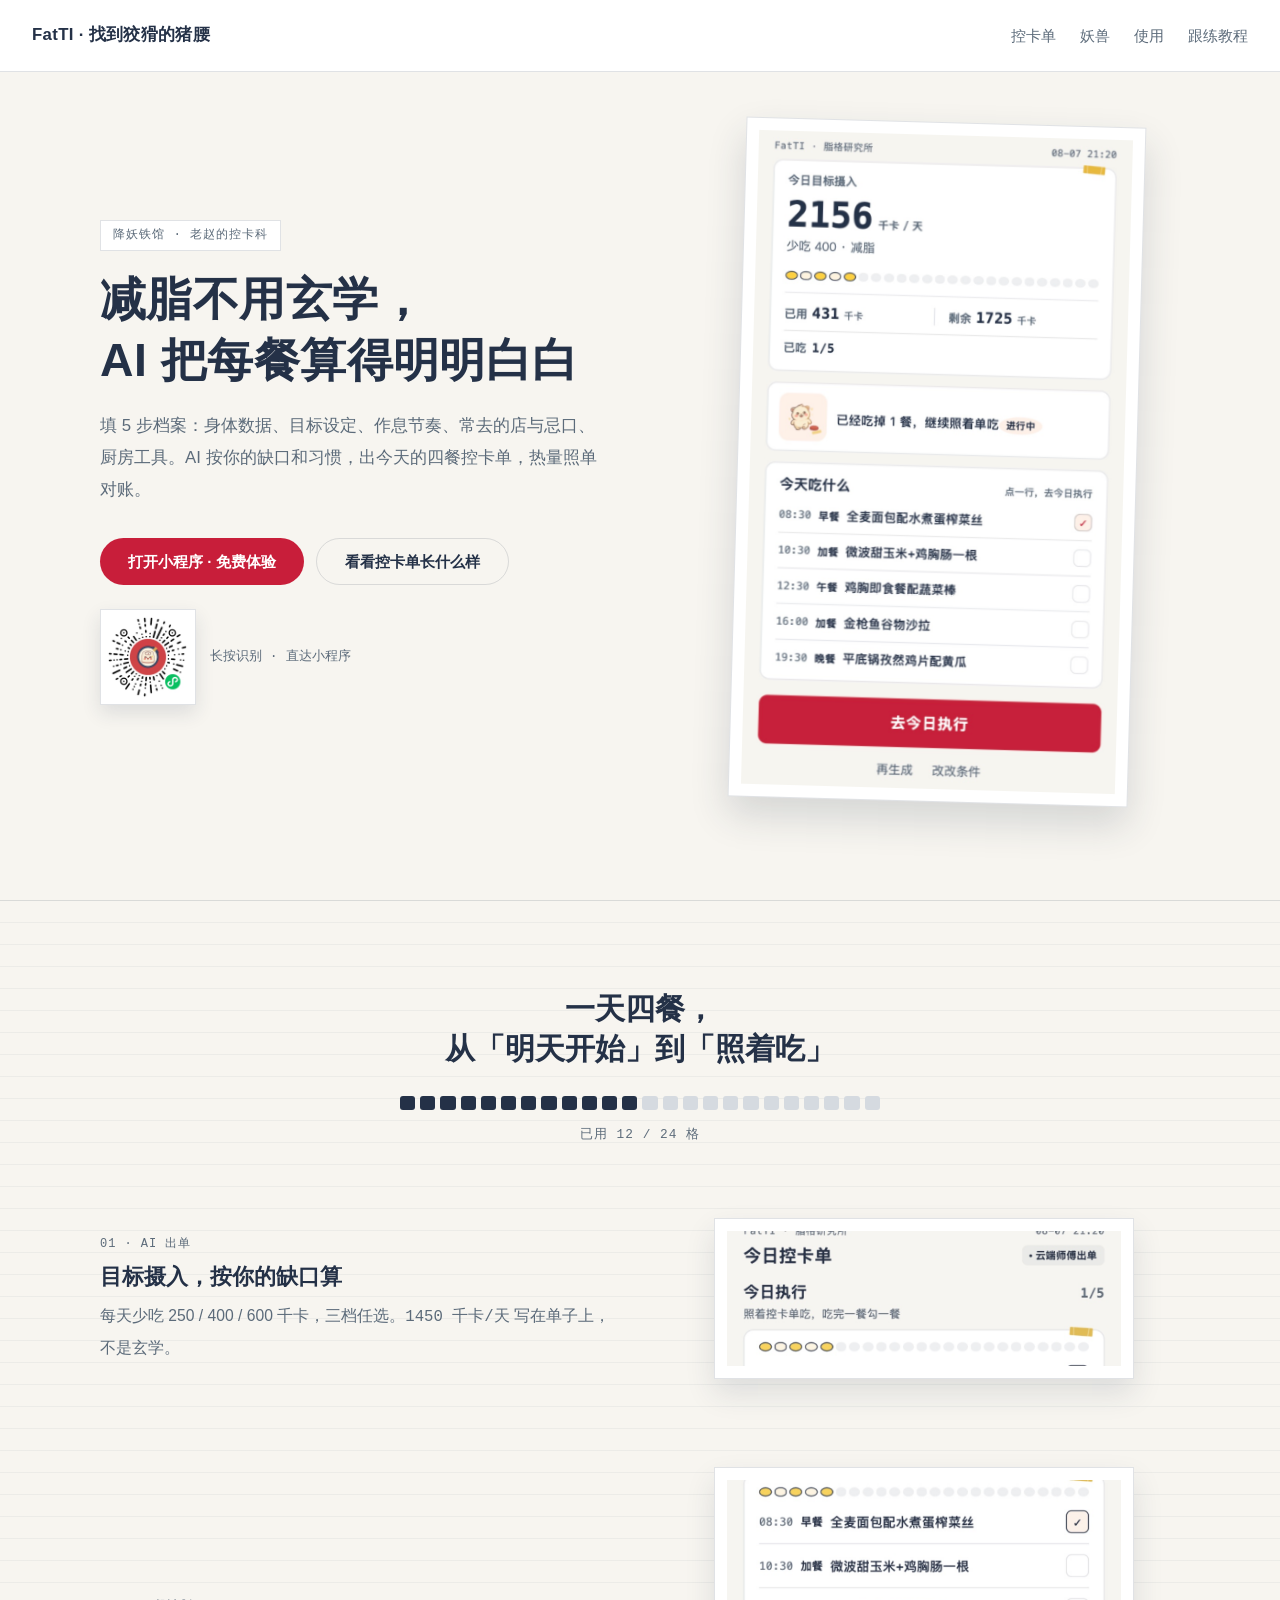
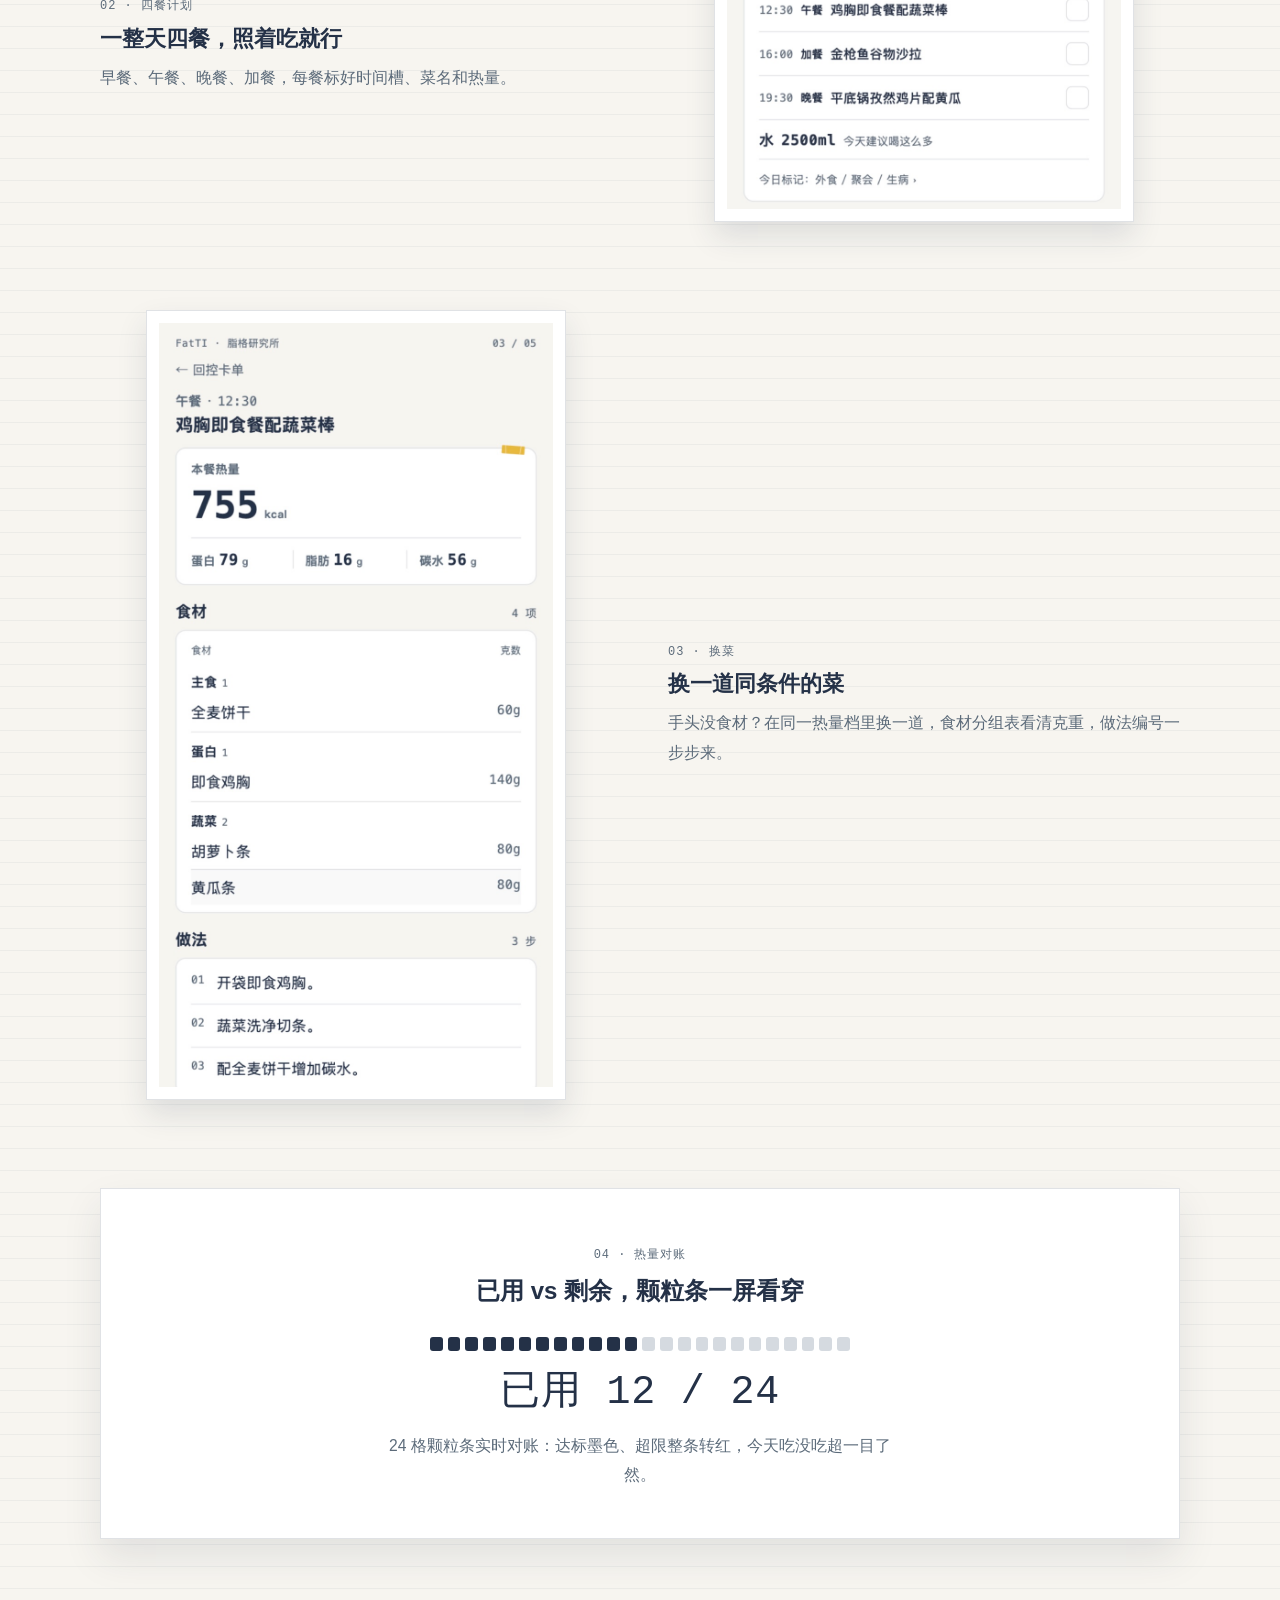
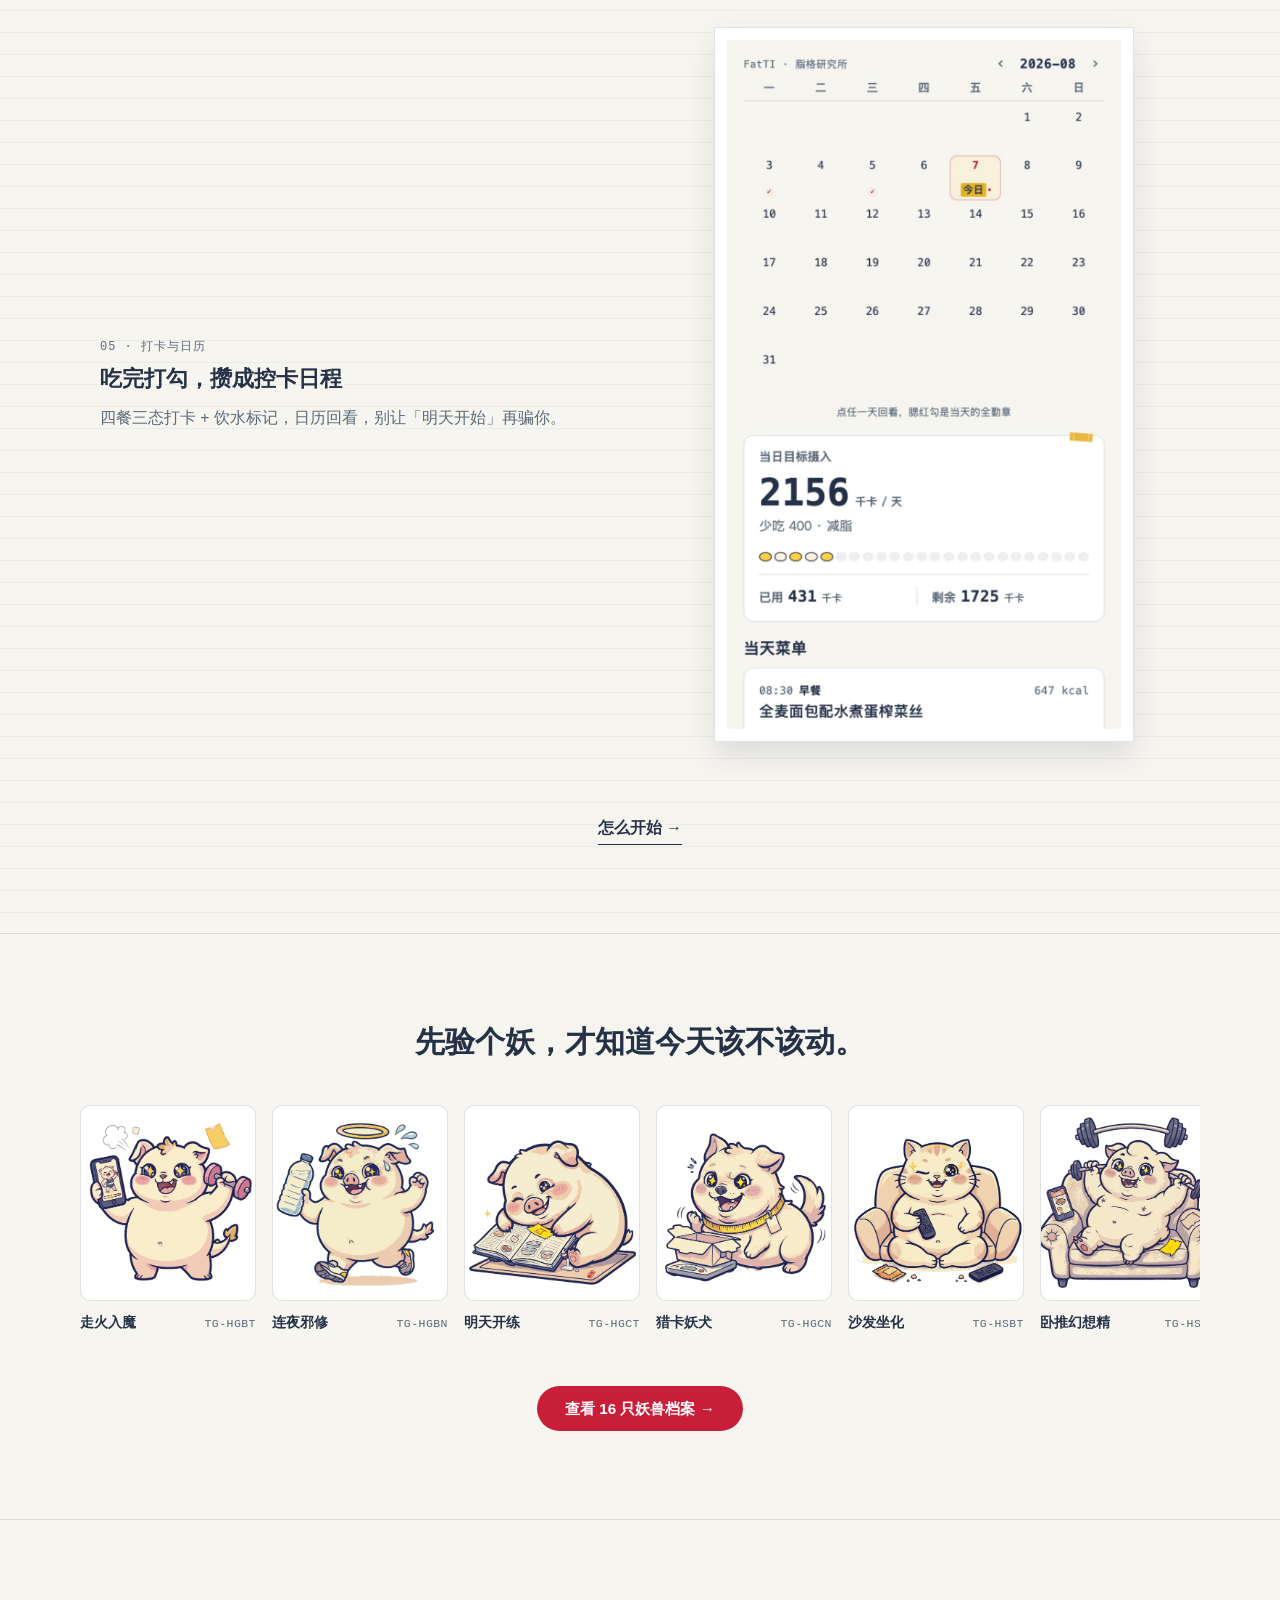
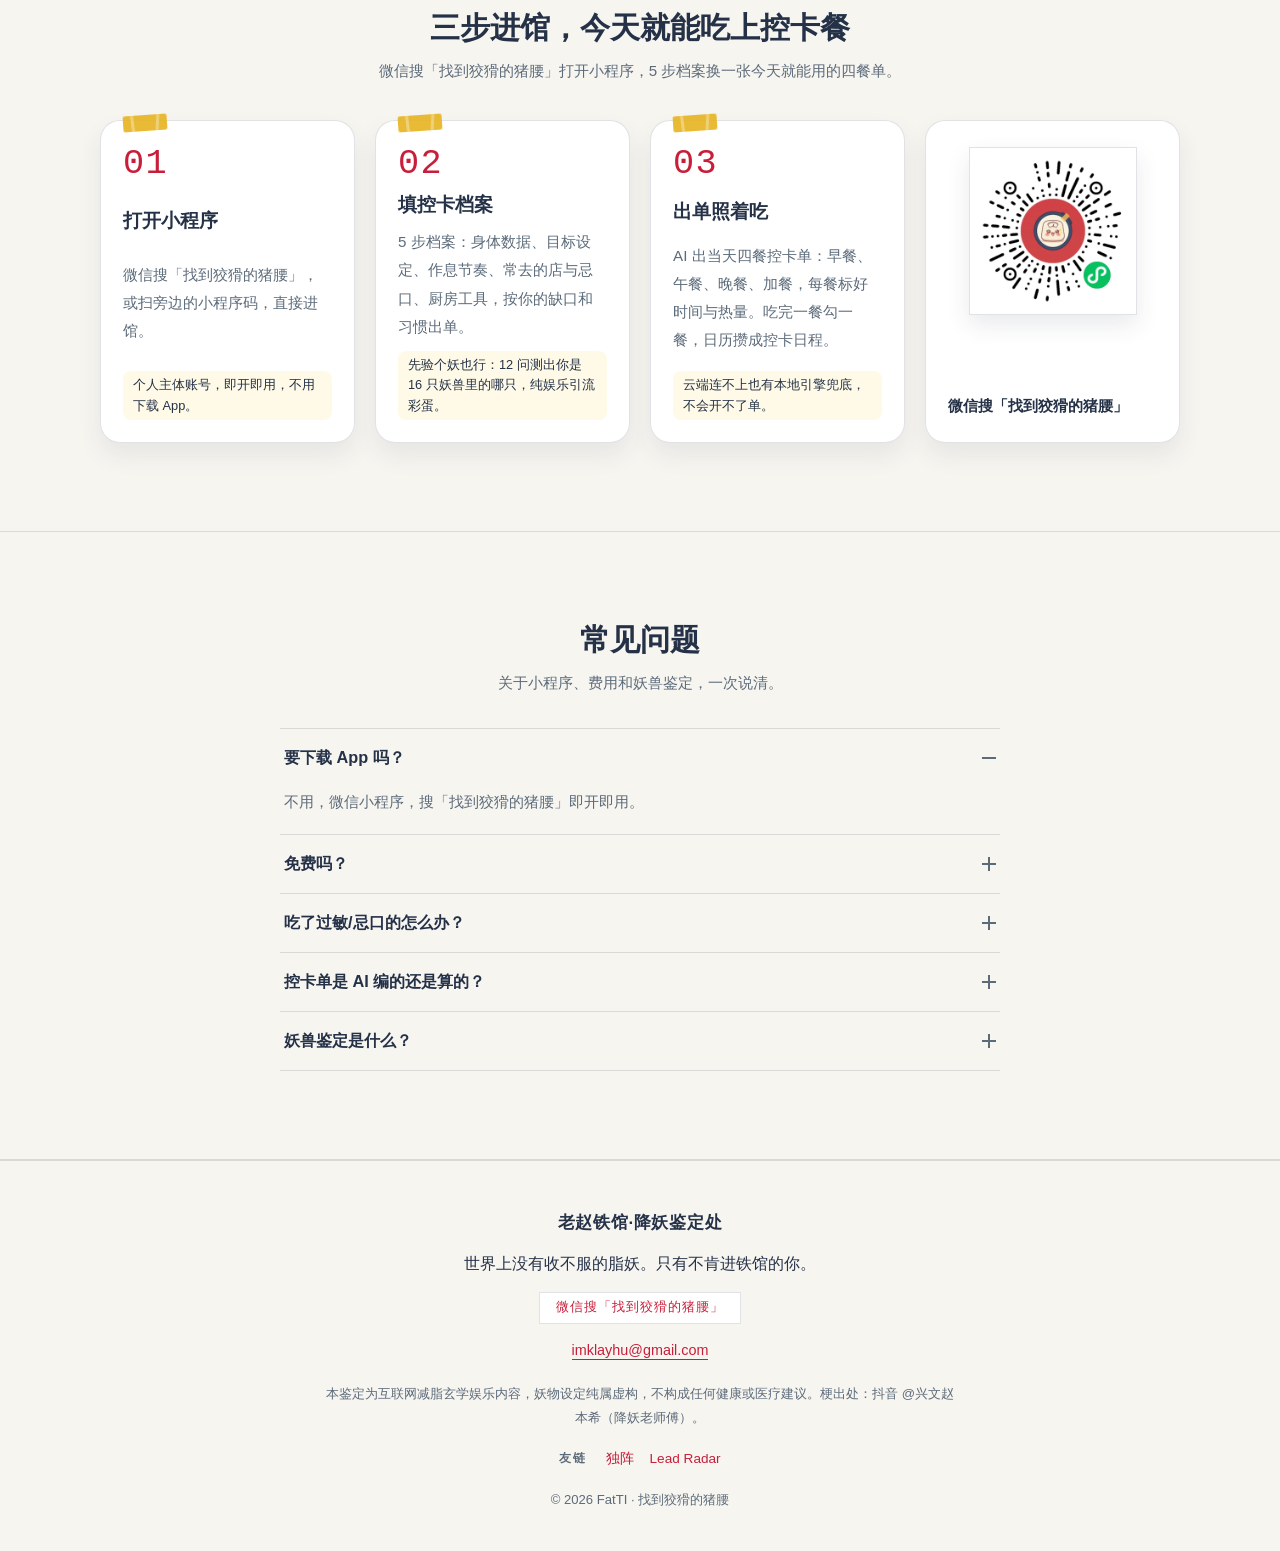
<file: index.html>
<!DOCTYPE html>
<html lang="zh-CN">
<head>
  <meta charset="UTF-8">
  <meta name="viewport" content="width=device-width, initial-scale=1">
  <title>找到狡猾的猪腰 · 控卡减脂小程序</title>
  <meta name="description" content="填 5 步档案，AI 出当天四餐控卡单。微信搜「找到狡猾的猪腰」免费体验。">
  <link rel="icon" href="assets/favicon.svg" type="image/svg+xml">
  <link rel="icon" href="assets/favicon.ico" sizes="48x48">
  <link rel="apple-touch-icon" href="assets/favicon-180.png">
  <link rel="stylesheet" href="css/main.css">
</head>
<body>
  <a class="skip-link" href="#ration">跳到主要内容</a>

  <header class="nav">
    <a class="nav__brand" href="#">FatTI · 找到狡猾的猪腰</a>
    <nav class="nav__links" aria-label="主导航">
      <a href="#ration">控卡单</a>
      <a href="#beasts">妖兽</a>
      <a href="#howto">使用</a>
      <a href="tutorial.html">跟练教程</a>
    </nav>
  </header>

  <main>
    <section id="hero" class="hero" aria-label="找到狡猾的猪腰介绍">
      <div class="container hero__inner">
        <div class="hero__copy">
          <p class="hero__eyebrow">降妖铁馆 · 老赵的控卡科</p>
          <h1>减脂不用玄学，<br>AI 把每餐算得明明白白</h1>
          <p class="hero__sub">填 5 步档案：身体数据、目标设定、作息节奏、常去的店与忌口、厨房工具。AI 按你的缺口和习惯，出今天的四餐控卡单，热量照单对账。</p>
          <div class="hero__ctas">
            <a class="btn btn--primary" href="#howto">打开小程序 · 免费体验</a>
            <a class="btn btn--ghost" href="#ration">看看控卡单长什么样</a>
          </div>
          <div class="hero__qr" role="img" aria-label="找到狡猾的猪腰小程序码">
            <img src="assets/mp-qrcode.jpg" alt="找到狡猾的猪腰小程序码" loading="lazy">
            <p class="hero__qr-hint mono">长按识别 · 直达小程序</p>
          </div>
        </div>
        <div class="hero__shot">
          <img src="assets/shots/shot-hero.jpg" alt="找到狡猾的猪腰控卡单界面截图" loading="eager">
        </div>
      </div>
    </section>

    <!-- ===== 控卡单（T4 实现）=====
         #ration：当日控卡单交互区。顶部为热量颗粒条 Signature（js/granule.js 渲染
         24 格，滚入逐格填充），下接 5 大功能点：功能点 1/2/5 左文右图、功能点 3
         右文左图、功能点 4 全宽居中独白块，避免 3 连 zigzag。
         截图先用现有图占位，img[data-shot] 标注 T7 目标截图名。 -->
    <section id="ration" class="section ration" aria-label="控卡单">
      <div class="container">
        <div class="ration__head">
          <h2>一天四餐，<br>从「明天开始」到「照着吃」</h2>
          <div class="granule granule--signature" id="granule" data-budget="24" data-used="12" role="img" aria-label="热量颗粒条：24 格代表全天热量，已用 12 格墨色填充，剩余 12 格灰色"></div>
          <p class="ration__note mono">已用 12 / 24 格</p>
        </div>

        <div class="features">
          <!-- 功能点 1 · AI 出单：左文右图 -->
          <article class="feature feature--text-left">
            <div class="feature__copy">
              <p class="feature__kicker mono">01 · AI 出单</p>
              <h3>目标摄入，按你的缺口算</h3>
              <p class="feature__desc">每天少吃 250 / 400 / 600 千卡，三档任选。<span class="mono">1450 千卡/天</span> 写在单子上，不是玄学。</p>
            </div>
            <figure class="feature__shot">
              <img src="assets/shots/shot-plan-top.jpg" alt="控卡单计划页：今日目标摄入与四餐打卡面板" data-shot="shot-plan-top.png" loading="lazy">
            </figure>
          </article>

          <!-- 功能点 2 · 四餐计划：左文右图 -->
          <article class="feature feature--text-left">
            <div class="feature__copy">
              <p class="feature__kicker mono">02 · 四餐计划</p>
              <h3>一整天四餐，照着吃就行</h3>
              <p class="feature__desc">早餐、午餐、晚餐、加餐，每餐标好时间槽、菜名和热量。</p>
            </div>
            <figure class="feature__shot">
              <img src="assets/shots/shot-plan-meals.jpg" alt="控卡单计划页：今日执行五餐打卡面板" data-shot="shot-plan-meals.png" loading="lazy">
            </figure>
          </article>

          <!-- 功能点 3 · 换菜：右文左图 -->
          <article class="feature feature--text-right">
            <div class="feature__copy">
              <p class="feature__kicker mono">03 · 换菜</p>
              <h3>换一道同条件的菜</h3>
              <p class="feature__desc">手头没食材？在同一热量档里换一道，食材分组表看清克重，做法编号一步步来。</p>
            </div>
            <figure class="feature__shot">
              <img src="assets/shots/shot-meal.jpg" alt="餐次详情页：食材分组表与克重" data-shot="shot-meal.png" loading="lazy">
            </figure>
          </article>

          <!-- 功能 4：使用在线颗粒条动态展示（已批准替代截图 shot-granule.png，T7 不为此功能截图） -->
          <article class="feature feature--monologue">
            <p class="feature__kicker mono">04 · 热量对账</p>
            <h3>已用 vs 剩余，颗粒条一屏看穿</h3>
            <div class="granule feature__granule" data-budget="24" data-used="12" role="img" aria-label="热量颗粒条：24 格代表全天热量，已用 12 格墨色填充，剩余 12 格灰色"></div>
            <p class="feature__mono mono">已用 12 / 24</p>
            <p class="feature__desc">24 格颗粒条实时对账：达标墨色、超限整条转红，今天吃没吃超一目了然。</p>
          </article>

          <!-- 功能点 5 · 打卡与日历：左文右图 -->
          <article class="feature feature--text-left">
            <div class="feature__copy">
              <p class="feature__kicker mono">05 · 打卡与日历</p>
              <h3>吃完打勾，攒成控卡日程</h3>
              <p class="feature__desc">四餐三态打卡 + 饮水标记，日历回看，别让「明天开始」再骗你。</p>
            </div>
            <figure class="feature__shot">
              <img src="assets/shots/shot-calendar.jpg" alt="日程页：日历打卡回看" data-shot="shot-calendar.png" loading="lazy">
            </figure>
          </article>
        </div>

        <p class="ration__more"><a href="#howto">怎么开始 →</a></p>
      </div>
    </section>

    <!-- ===== 妖兽（T5 实现）=====
         #beasts：16 只脂妖通缉卡司墙，一笔带过。js/beasts.js 的 renderBeasts()
         渲染 assets/beasts/persona-{CODE}.png 小卡（名字 + 通缉号 TG-{CODE}），
         横排滚动；CTA 引流到 #howto 进小程序，官网不承载完整档案。 -->
    <section id="beasts" class="section beasts" aria-label="妖兽">
      <div class="container">
        <div class="beasts__head">
          <h2>先验个妖，才知道今天该不该动。</h2>
        </div>
        <div class="beasts__strip" id="beast-strip"><!-- JS 渲染 16 张小卡 --></div>
        <div class="beasts__cta">
          <a class="btn btn--primary" href="#howto">查看 16 只妖兽档案 →</a>
        </div>
      </div>
    </section>

    <!-- ===== 使用（T6 实现）=====
         #howto：3 步使用说明（文案严格用 spec §4.5）+ 小程序码占位（T7 或后续补）。
         桌面横排 4 列（3 步 + 小程序码），移动 2 列；编号 mono 大字。 -->
    <section id="howto" class="section howto" aria-label="使用说明">
      <div class="container">
        <div class="howto__head">
          <h2>三步进馆，今天就能吃上控卡餐</h2>
          <p class="howto__sub">微信搜「找到狡猾的猪腰」打开小程序，5 步档案换一张今天就能用的四餐单。</p>
        </div>
        <ol class="howto__grid">
          <li class="howto__step">
            <span class="howto__tape" aria-hidden="true"></span>
            <span class="howto__num mono" aria-hidden="true">01</span>
            <h3 class="howto__title">打开小程序</h3>
            <p class="howto__text">微信搜「找到狡猾的猪腰」，或扫旁边的小程序码，直接进馆。</p>
            <p class="howto__tip">个人主体账号，即开即用，不用下载 App。</p>
          </li>
          <li class="howto__step">
            <span class="howto__tape" aria-hidden="true"></span>
            <span class="howto__num mono" aria-hidden="true">02</span>
            <h3 class="howto__title">填控卡档案</h3>
            <p class="howto__text">5 步档案：身体数据、目标设定、作息节奏、常去的店与忌口、厨房工具，按你的缺口和习惯出单。</p>
            <p class="howto__tip">先验个妖也行：12 问测出你是 16 只妖兽里的哪只，纯娱乐引流彩蛋。</p>
          </li>
          <li class="howto__step">
            <span class="howto__tape" aria-hidden="true"></span>
            <span class="howto__num mono" aria-hidden="true">03</span>
            <h3 class="howto__title">出单照着吃</h3>
            <p class="howto__text">AI 出当天四餐控卡单：早餐、午餐、晚餐、加餐，每餐标好时间与热量。吃完一餐勾一餐，日历攒成控卡日程。</p>
            <p class="howto__tip">云端连不上也有本地引擎兜底，不会开不了单。</p>
          </li>
          <li class="howto__step howto__step--qr">
            <div class="howto__qr-box" role="img" aria-label="找到狡猾的猪腰小程序码">
              <img src="assets/mp-qrcode.jpg" alt="找到狡猾的猪腰小程序码" loading="lazy">
            </div>
            <p class="howto__text">微信搜「找到狡猾的猪腰」</p>
          </li>
        </ol>
      </div>
    </section>

    <!-- ===== FAQ（T6 实现）=====
         #faq：5 条常见问题手风琴，文案严格用 spec §4.6；
         默认展开第一条，点击切换一次只开一条；
         js/faq.js 只切 class + aria-expanded，动效交给 CSS。 -->
    <section id="faq" class="section faq" aria-label="常见问题">
      <div class="container">
        <div class="faq__head">
          <h2>常见问题</h2>
          <p class="faq__sub">关于小程序、费用和妖兽鉴定，一次说清。</p>
        </div>
        <div class="faq__list">
          <div class="faq__item faq__item--open">
            <button class="faq__q" type="button" id="faq-q1" aria-expanded="true" aria-controls="faq-a1">
              要下载 App 吗？
              <span class="faq__icon" aria-hidden="true"></span>
            </button>
            <div class="faq__a" id="faq-a1" role="region" aria-labelledby="faq-q1">
              <div class="faq__a-inner">
                <p>不用，微信小程序，搜「找到狡猾的猪腰」即开即用。</p>
              </div>
            </div>
          </div>
          <div class="faq__item">
            <button class="faq__q" type="button" id="faq-q2" aria-expanded="false" aria-controls="faq-a2">
              免费吗？
              <span class="faq__icon" aria-hidden="true"></span>
            </button>
            <div class="faq__a" id="faq-a2" role="region" aria-labelledby="faq-q2">
              <div class="faq__a-inner">
                <p>核心功能免费，AI 出单免费。</p>
              </div>
            </div>
          </div>
          <div class="faq__item">
            <button class="faq__q" type="button" id="faq-q3" aria-expanded="false" aria-controls="faq-a3">
              吃了过敏/忌口的怎么办？
              <span class="faq__icon" aria-hidden="true"></span>
            </button>
            <div class="faq__a" id="faq-a3" role="region" aria-labelledby="faq-q3">
              <div class="faq__a-inner">
                <p>问卷里选素食、不吃猪肉、无乳糖、无坚果，出单自动避开。</p>
              </div>
            </div>
          </div>
          <div class="faq__item">
            <button class="faq__q" type="button" id="faq-q4" aria-expanded="false" aria-controls="faq-a4">
              控卡单是 AI 编的还是算的？
              <span class="faq__icon" aria-hidden="true"></span>
            </button>
            <div class="faq__a" id="faq-a4" role="region" aria-labelledby="faq-q4">
              <div class="faq__a-inner">
                <p>按你的身体数据算热量，再按你的渠道和工具选菜；云端连不上时本地引擎兜底，不会开不了单。</p>
              </div>
            </div>
          </div>
          <div class="faq__item">
            <button class="faq__q" type="button" id="faq-q5" aria-expanded="false" aria-controls="faq-a5">
              妖兽鉴定是什么？
              <span class="faq__icon" aria-hidden="true"></span>
            </button>
            <div class="faq__a" id="faq-a5" role="region" aria-labelledby="faq-q5">
              <div class="faq__a-inner">
                <p>12 问测出你是 16 只减脂妖兽里的哪只，纯娱乐引流功能，控卡才是正事。</p>
              </div>
            </div>
          </div>
        </div>
      </div>
    </section>
  </main>

  <footer class="footer">
    <div class="container footer__inner">
      <p class="footer__brand">老赵铁馆·降妖鉴定处</p>
      <p class="footer__tagline">世界上没有收不服的脂妖。只有不肯进铁馆的你。</p>
      <p class="footer__search mono">微信搜「找到狡猾的猪腰」</p>
      <p class="footer__contact"><a href="mailto:imklayhu@gmail.com">imklayhu@gmail.com</a></p>
      <p class="footer__disclaimer">本鉴定为互联网减脂玄学娱乐内容，妖物设定纯属虚构，不构成任何健康或医疗建议。梗出处：抖音 @兴文赵本希（降妖老师傅）。</p>
      <div class="footer__friends">
        <span class="footer__friends-label">友链</span>
        <ul class="footer__friends-list">
          <li><a href="https://opc.ai-dddd.top/" target="_blank" rel="noopener noreferrer">独阵</a></li>
          <li><a href="https://leads.ai-dddd.top/" target="_blank" rel="noopener noreferrer">Lead Radar</a></li>
        </ul>
      </div>
      <p class="footer__copy">© 2026 FatTI · 找到狡猾的猪腰</p>
    </div>
  </footer>

  <script src="js/beasts.js" defer></script>
  <script src="js/faq.js" defer></script>
  <script src="js/granule.js" defer></script>
</body>
</html>
</file>
<file: css/main.css>
/* ============================================================
   FatTI 找到狡猾的猪腰官网 · 基础样式
   Token 对齐 spec §3.3/§3.4；Hero 具体样式由 T3 实现。
   ============================================================ */

:root {
  --paper: #f7f5f0;
  --ink: #243147;
  --accent: #c81e3a;
  --amber: #e6b422;
  --carbon: #5c6b7a;
  --rule: rgba(36, 49, 71, 0.14);
  --sheet: #ffffff;
  /* 暖萌 tokens（对齐小程序 tokens.scss 2026-08-07）：胶带黄 / 米白卡身 / 阳光黄高光 / 腮红粉 */
  --tape: #e6b422;
  --cream: #fff4e0;
  --sun: #ffd23f;
  --blush: #ffd9c0;
  --cream-wash: rgba(255, 244, 224, 0.6);
  --sun-wash: rgba(255, 210, 63, 0.12);
  --blush-wash: rgba(255, 217, 192, 0.35);
  --font-cjk: -apple-system, "PingFang SC", "Microsoft YaHei", sans-serif;
  --font-mono: Menlo, "SF Mono", monospace;
}

/* ---------- Reset ---------- */
*,
*::before,
*::after {
  box-sizing: border-box;
  margin: 0;
  padding: 0;
}

html {
  scroll-behavior: smooth;
  -webkit-text-size-adjust: 100%;
}

body {
  font-family: var(--font-cjk);
  font-size: 16px;
  line-height: 1.7;
  color: var(--ink);
  background: var(--paper);
  -webkit-font-smoothing: antialiased;
}

img {
  display: block;
  max-width: 100%;
}

a {
  color: inherit;
  text-decoration: none;
}

button {
  font-family: inherit;
  border: none;
  background: none;
  cursor: pointer;
}

/* 可见键盘焦点 */
:focus-visible {
  outline: 2px solid var(--accent);
  outline-offset: 2px;
}

/* ---------- 排版基元 ---------- */
h1,
h2,
h3,
h4 {
  line-height: 1.3;
  font-weight: 700;
  color: var(--ink);
}

h1 {
  font-size: 2rem;
}

h2 {
  font-size: 1.6rem;
}

h3 {
  font-size: 1.2rem;
}

p {
  color: var(--ink);
}

.mono {
  font-family: var(--font-mono);
  font-variant-numeric: tabular-nums;
}

/* ---------- 容器与节距 ---------- */
.container {
  width: 100%;
  max-width: 1120px;
  margin: 0 auto;
  padding: 0 20px;
}

.section {
  padding: 64px 0;
}

.section__head {
  margin-bottom: 32px;
}

.section__title {
  font-size: 1.6rem;
}

.section__sub {
  margin-top: 8px;
  color: var(--carbon);
  font-size: 0.95rem;
}

/* ---------- 响应式网格基础（移动端单列，桌面多列） ---------- */
.grid {
  display: grid;
  grid-template-columns: 1fr;
  gap: 20px;
}

@media (min-width: 768px) {
  .grid--2 {
    grid-template-columns: repeat(2, 1fr);
  }

  .grid--3 {
    grid-template-columns: repeat(3, 1fr);
  }

  .grid--4 {
    grid-template-columns: repeat(4, 1fr);
  }
}

/* ---------- Nav ---------- */
.nav {
  position: sticky;
  top: 0;
  z-index: 100;
  display: flex;
  align-items: center;
  justify-content: space-between;
  gap: 16px;
  height: 64px;
  padding: 0 20px;
  background: var(--sheet);
  border-bottom: 1px solid var(--rule);
}

.nav__brand {
  font-weight: 700;
  font-size: 1.05rem;
  letter-spacing: 0.02em;
  color: var(--ink);
  white-space: nowrap;
}

.nav__links {
  display: flex;
  align-items: center;
  gap: 24px;
  white-space: nowrap;
}

.nav__links a {
  font-size: 0.95rem;
  color: var(--carbon);
  transition: color 0.2s ease;
}

.nav__links a:hover {
  color: var(--ink);
}

.nav__links a:focus-visible {
  color: var(--ink);
}

/* ---------- 按钮 ---------- */
.btn {
  display: inline-flex;
  align-items: center;
  justify-content: center;
  gap: 8px;
  padding: 12px 28px;
  border-radius: 999px;
  font-size: 0.95rem;
  font-weight: 600;
  line-height: 1.4;
  transition: background-color 0.2s ease, color 0.2s ease,
    border-color 0.2s ease, transform 0.1s ease;
}

.btn--primary {
  background: var(--accent);
  color: #ffffff;
}

.btn--primary:hover {
  background: #a91731;
}

.btn--ghost {
  border: 1px solid var(--rule);
  color: var(--ink);
  background: transparent;
}

.btn--ghost:hover {
  border-color: var(--ink);
}

.btn:active {
  transform: scale(0.98);
}

/* ---------- 跳转链接（无障碍） ---------- */
.skip-link {
  position: absolute;
  left: -9999px;
  top: 0;
  z-index: 200;
  padding: 8px 16px;
  background: var(--ink);
  color: var(--sheet);
}

.skip-link:focus {
  left: 0;
}

/* ---------- Footer ---------- */
.footer {
  padding: 48px 20px 40px;
  text-align: center;
  color: var(--carbon);
  font-size: 0.85rem;
  border-top: 1px solid var(--rule);
}

.footer__inner {
  display: flex;
  flex-direction: column;
  align-items: center;
  gap: 14px;
}

.footer__brand {
  font-size: 1.05rem;
  font-weight: 700;
  letter-spacing: 0.04em;
  color: var(--ink);
}

.footer__tagline {
  font-size: 0.98rem;
  color: var(--ink);
}

.footer__search {
  padding: 4px 16px;
  font-size: 0.8rem;
  letter-spacing: 0.08em;
  color: var(--accent);
  background: var(--sheet);
  border: 1px solid var(--rule);
}

.footer__contact {
  font-size: 0.9rem;
}

.footer__contact a {
  color: var(--accent);
  text-decoration: none;
  border-bottom: 1px solid var(--accent);
  padding-bottom: 1px;
}

.footer__contact a:hover {
  opacity: 0.8;
}

.footer__disclaimer {
  max-width: 640px;
  margin: 6px auto 0;
  font-size: 0.82rem;
  line-height: 1.8;
  color: var(--carbon);
}


.footer__friends {
  display: flex;
  flex-wrap: wrap;
  align-items: center;
  justify-content: center;
  gap: 10px 18px;
  margin-top: 4px;
}

.footer__friends-label {
  font-size: 0.72rem;
  font-weight: 700;
  letter-spacing: 0.18em;
  text-transform: uppercase;
  color: var(--carbon);
}

.footer__friends-list {
  display: flex;
  flex-wrap: wrap;
  gap: 16px;
  list-style: none;
  margin: 0;
  padding: 0;
}

.footer__friends-list a {
  color: var(--accent);
  text-decoration: none;
  border-bottom: 1px solid transparent;
  padding-bottom: 1px;
}

.footer__friends-list a:hover {
  border-bottom-color: var(--accent);
}

.footer__copy {
  margin-top: 4px;
  font-size: 0.82rem;
  color: var(--carbon);
}

/* ---------- 动效降级（prefers-reduced-motion） ---------- */
@media (prefers-reduced-motion: reduce) {
  *,
  *::before,
  *::after {
    animation: none !important;
    transition: none !important;
  }

  html {
    scroll-behavior: auto;
  }
}

/* ---------- Hero ---------- */
.hero {
  min-height: calc(100vh - 64px);
  display: flex;
  align-items: center;
  padding: 56px 0 72px;
}

.hero__inner {
  display: grid;
  grid-template-columns: 1fr;
  gap: 48px;
  align-items: center;
}

.hero__copy {
  animation: hero-rise 0.7s ease both;
}

.hero__eyebrow {
  display: inline-block;
  margin-bottom: 18px;
  padding: 4px 12px;
  font-family: var(--font-mono);
  font-size: 0.78rem;
  letter-spacing: 0.08em;
  color: var(--carbon);
  border: 1px solid var(--rule);
  background: var(--sheet);
}

.hero h1 {
  font-size: 2.2rem;
  letter-spacing: 0.01em;
}

.hero__sub {
  max-width: 30em;
  margin-top: 20px;
  font-size: 1.05rem;
  line-height: 1.9;
  color: var(--carbon);
}

.hero__ctas {
  display: flex;
  flex-wrap: wrap;
  gap: 12px;
  margin-top: 32px;
}

.hero__qr {
  display: flex;
  align-items: center;
  gap: 14px;
  margin-top: 24px;
}

.hero__qr img {
  width: 96px;
  height: 96px;
  padding: 6px;
  background: var(--sheet);
  border: 1px solid var(--rule);
  box-shadow: 0 8px 18px rgba(36, 49, 71, 0.12);
}

.hero__qr-hint {
  margin: 0;
  font-size: 0.82rem;
  line-height: 1.6;
  color: var(--carbon);
}

.hero__shot {
  transform: rotate(1.6deg);
  animation: hero-sticker 0.8s ease both;
}

.hero__shot img {
  width: 100%;
  max-width: 400px;
  margin: 0 auto;
  padding: 12px;
  background: var(--sheet);
  border: 1px solid var(--rule);
  box-shadow: 0 18px 36px rgba(36, 49, 71, 0.16);
}

@keyframes hero-rise {
  from {
    opacity: 0;
    transform: translateY(16px);
  }

  to {
    opacity: 1;
    transform: translateY(0);
  }
}

@keyframes hero-sticker {
  from {
    opacity: 0;
    transform: rotate(1.6deg) translateY(14px);
  }

  to {
    opacity: 1;
    transform: rotate(1.6deg) translateY(0);
  }
}

@media (min-width: 768px) {
  .hero {
    min-height: calc(100vh - 72px);
    padding: 40px 0 88px;
  }

  .hero__inner {
    grid-template-columns: 1.05fr 0.95fr;
    gap: 56px;
  }

  .hero h1 {
    font-size: 2.9rem;
  }

  .hero__shot {
    justify-self: center;
  }
}

/* ---------- 桌面端细化 ---------- */
@media (min-width: 768px) {
  .nav {
    height: 72px;
    padding: 0 32px;
  }

  .section {
    padding: 88px 0;
  }

  h1 {
    font-size: 2.6rem;
  }

  h2 {
    font-size: 1.9rem;
  }
}

/* ---------- 控卡区（T4） ---------- */
.ration {
  background: repeating-linear-gradient(
    180deg,
    var(--paper) 0,
    var(--paper) 21px,
    rgba(36, 49, 71, 0.05) 21px,
    rgba(36, 49, 71, 0.05) 22px
  );
  border-top: 1px solid var(--rule);
  border-bottom: 1px solid var(--rule);
  scroll-margin-top: 64px;
}

.ration__head {
  max-width: 760px;
  margin: 0 auto;
  text-align: center;
}

.ration__head h2 {
  font-size: 1.7rem;
}

.ration__note {
  margin-top: 14px;
  font-size: 0.8rem;
  letter-spacing: 0.08em;
  color: var(--carbon);
}

/* ---------- 热量颗粒条（Signature） ---------- */
.granule {
  display: flex;
  gap: 5px;
  width: 100%;
  max-width: 480px;
  margin: 28px auto 0;
}

.granule__cell {
  flex: 1;
  height: 14px;
  border-radius: 3px;
  background: #d5dae0;
  opacity: 0;
  transform: scaleY(0.3);
  transform-origin: bottom;
}

.granule--live .granule__cell {
  opacity: 1;
  transform: scaleY(1);
  transition: opacity 0.3s ease, transform 0.5s cubic-bezier(0.22, 1, 0.36, 1);
  transition-delay: calc(var(--i, 0) * 40ms);
}

.granule__cell--on {
  background: var(--ink);
}

.granule--over .granule__cell--on {
  background: var(--accent);
}

/* ---------- 功能点 ---------- */
.features {
  display: grid;
  gap: 64px;
  margin-top: 72px;
}

.feature {
  display: grid;
  grid-template-columns: 1fr;
  gap: 28px;
  align-items: center;
}

.feature__kicker {
  margin-bottom: 8px;
  font-family: var(--font-mono);
  font-size: 0.75rem;
  letter-spacing: 0.08em;
  color: var(--carbon);
}

.feature h3 {
  margin-bottom: 10px;
  font-size: 1.35rem;
}

.feature__desc {
  font-size: 0.98rem;
  line-height: 1.9;
  color: var(--carbon);
}

.feature__shot {
  margin: 0;
}

.feature__shot img {
  width: 100%;
  max-width: 420px;
  margin: 0 auto;
  padding: 12px;
  background: var(--sheet);
  border: 1px solid var(--rule);
  box-shadow: 0 14px 28px rgba(36, 49, 71, 0.12);
}

/* 功能点 4：全宽居中独白块，打破 3 连 zigzag */
.feature--monologue {
  display: block;
  padding: 56px 24px 48px;
  text-align: center;
  background: var(--sheet);
  border: 1px solid var(--rule);
  box-shadow: 0 18px 36px rgba(36, 49, 71, 0.1);
}

.feature--monologue .feature__kicker {
  margin-bottom: 10px;
}

.feature--monologue h3 {
  font-size: 1.5rem;
}

.feature--monologue .granule {
  max-width: 420px;
  margin-top: 30px;
}

.feature__mono {
  margin-top: 18px;
  font-size: 2.5rem;
  line-height: 1.2;
  letter-spacing: 0.02em;
  color: var(--ink);
}

.feature--monologue .feature__desc {
  max-width: 34em;
  margin: 14px auto 0;
}

/* 控卡区底部次级链接（指向 #howto，与 Hero 主 CTA 意图区分） */
.ration__more {
  margin-top: 72px;
  text-align: center;
}

.ration__more a {
  display: inline-flex;
  align-items: center;
  gap: 6px;
  padding-bottom: 2px;
  font-size: 0.98rem;
  font-weight: 600;
  color: var(--ink);
  border-bottom: 1px solid var(--ink);
  transition: color 0.2s ease, border-color 0.2s ease;
}

.ration__more a:hover {
  color: var(--accent);
  border-color: var(--accent);
}

/* 桌面端：功能点 1/2/5 左文右图，功能点 3 右文左图 */
@media (min-width: 768px) {
  .ration {
    scroll-margin-top: 72px;
  }

  .ration__head h2 {
    font-size: 1.9rem;
  }

  .features {
    gap: 88px;
  }

  .feature {
    grid-template-columns: 1fr 1fr;
    gap: 56px;
  }

  .feature--text-right .feature__shot {
    order: -1;
  }
}

/* ---------- 妖兽区（T5） ---------- */
.beasts {
  border-bottom: 1px solid var(--rule);
  scroll-margin-top: 64px;
}

.beasts__head {
  max-width: 640px;
  margin: 0 auto 36px;
  text-align: center;
}

.beasts__head h2 {
  font-size: 1.7rem;
}

.beasts__strip {
  display: flex;
  gap: 16px;
  overflow-x: auto;
  scroll-snap-type: x mandatory;
  margin: 0 -20px;
  padding: 8px 20px 20px;
  -webkit-overflow-scrolling: touch;
  scrollbar-width: thin;
  scrollbar-color: var(--rule) transparent;
}

.beast-card {
  flex: 0 0 auto;
  width: 44vw;
  max-width: 176px;
  scroll-snap-align: start;
  transition: transform 0.2s ease;
}

.beast-card:hover {
  transform: translateY(-6px);
}

.beast-card img {
  width: 100%;
  aspect-ratio: 9 / 10;
  object-fit: cover;
  background: var(--sheet);
  border: 1px solid var(--rule);
  border-radius: 10px;
}

.beast-card__info {
  display: flex;
  align-items: baseline;
  justify-content: space-between;
  gap: 8px;
  margin-top: 10px;
  font-size: 0.85rem;
}

.beast-card__name {
  font-weight: 600;
  color: var(--ink);
  white-space: nowrap;
  overflow: hidden;
  text-overflow: ellipsis;
}

.beast-card__id {
  flex-shrink: 0;
  font-size: 0.72rem;
  letter-spacing: 0.04em;
  color: var(--carbon);
}

.beasts__cta {
  display: flex;
  justify-content: center;
  margin-top: 32px;
}

/* 桌面端：妖兽区细化 */
@media (min-width: 768px) {
  .beasts {
    scroll-margin-top: 72px;
  }

  .beasts__head h2 {
    font-size: 1.9rem;
  }

  .beast-card {
    width: 176px;
  }
}

/* ---------- 使用步骤（T6） ---------- */
.howto {
  border-bottom: 1px solid var(--rule);
  scroll-margin-top: 64px;
}

.howto__head {
  max-width: 640px;
  margin: 0 auto 36px;
  text-align: center;
}

.howto__head h2 {
  font-size: 1.7rem;
}

.howto__sub {
  margin-top: 10px;
  font-size: 0.95rem;
  color: var(--carbon);
}

.howto__grid {
  display: grid;
  grid-template-columns: repeat(2, 1fr);
  gap: 16px;
  margin: 0;
  padding: 0;
  list-style: none;
}

.howto__step {
  position: relative;
  display: flex;
  flex-direction: column;
  justify-content: space-between;
  gap: 10px;
  min-height: 148px;
  padding: 26px 22px 22px;
  background: var(--sheet);
  border: 1px solid var(--rule);
  border-radius: 20px;
  box-shadow: 0 12px 24px rgba(36, 49, 71, 0.08);
}

/* 胶带角标（暖萌签名）：白卡左上角贴一条小黄胶带，同款小程序 card-surface 视觉语言 */
.howto__tape {
  position: absolute;
  top: -6px;
  left: 22px;
  width: 44px;
  height: 16px;
  background: var(--tape);
  border-radius: 2px;
  transform: rotate(-4deg);
  opacity: 0.92;
  animation: howto-tape-in 0.32s ease-out both;
}

/* 胶带一点撕口：左端不规则 */
.howto__tape::before,
.howto__tape::after {
  content: '';
  position: absolute;
  top: 0;
  bottom: 0;
  width: 3px;
  background: rgba(255, 255, 255, 0.35);
}

.howto__tape::before {
  left: 8px;
  transform: rotate(-4deg);
}

.howto__tape::after {
  right: 8px;
  transform: rotate(6deg);
}

@keyframes howto-tape-in {
  from {
    opacity: 0;
    transform: translateY(-8px) rotate(-4deg);
  }

  to {
    opacity: 0.92;
    transform: translateY(0) rotate(-4deg);
  }
}

.howto__num {
  font-size: 2.2rem;
  line-height: 1;
  letter-spacing: 0.04em;
  color: var(--accent);
}

.howto__title {
  font-size: 1.18rem;
  font-weight: 700;
  line-height: 1.4;
  color: var(--ink);
}

.howto__text {
  font-size: 0.95rem;
  font-weight: 400;
  line-height: 1.85;
  color: var(--carbon);
}

/* 具体细节/小提示：阳光黄淡底小条，暖萌点缀 */
.howto__tip {
  align-self: flex-start;
  padding: 4px 10px;
  font-size: 0.8rem;
  font-weight: 500;
  line-height: 1.6;
  color: var(--ink);
  background: var(--sun-wash);
  border-radius: 8px;
}

/* 小程序码卡片：文字恢复强调权重 */
.howto__step--qr .howto__text {
  font-weight: 600;
  color: var(--ink);
}

/* 小程序码（真实图）：白色档案卡底 + 轻边框 */
.howto__qr-box {
  width: 100%;
  max-width: 168px;
  margin: 0 auto;
  padding: 10px;
  background: var(--sheet);
  border: 1px solid var(--rule);
  box-shadow: 0 10px 22px rgba(36, 49, 71, 0.1);
}

.howto__qr-box img {
  display: block;
  width: 100%;
  height: auto;
}

@media (min-width: 768px) {
  .howto {
    scroll-margin-top: 72px;
  }

  .howto__head h2 {
    font-size: 1.9rem;
  }

  .howto__grid {
    grid-template-columns: repeat(4, 1fr);
    gap: 20px;
  }
}

/* ---------- FAQ（T6） ---------- */
.faq {
  border-bottom: 1px solid var(--rule);
  scroll-margin-top: 64px;
}

.faq__head {
  max-width: 640px;
  margin: 0 auto 32px;
  text-align: center;
}

.faq__head h2 {
  font-size: 1.7rem;
}

.faq__sub {
  margin-top: 10px;
  font-size: 0.95rem;
  color: var(--carbon);
}

.faq__list {
  max-width: 720px;
  margin: 0 auto;
}

.faq__item {
  border-top: 1px solid var(--rule);
}

.faq__item:last-child {
  border-bottom: 1px solid var(--rule);
}

.faq__q {
  display: flex;
  align-items: center;
  justify-content: space-between;
  gap: 16px;
  width: 100%;
  padding: 18px 4px;
  font-size: 1.02rem;
  font-weight: 600;
  color: var(--ink);
  text-align: left;
  transition: color 0.2s ease;
}

.faq__q:hover {
  color: var(--accent);
}

.faq__icon {
  position: relative;
  flex-shrink: 0;
  width: 14px;
  height: 14px;
}

.faq__icon::before,
.faq__icon::after {
  content: '';
  position: absolute;
  top: 50%;
  left: 0;
  width: 14px;
  height: 2px;
  background: var(--carbon);
  transform: translateY(-50%);
}

.faq__icon::after {
  transform: translateY(-50%) rotate(90deg);
  transition: transform 0.25s ease;
}

.faq__item--open .faq__icon::after {
  transform: translateY(-50%) rotate(0deg);
}

/* 高度动效：grid-template-rows 0fr 到 1fr，免 JS 测量 */
.faq__a {
  display: grid;
  grid-template-rows: 0fr;
  transition: grid-template-rows 0.3s ease;
}

.faq__a-inner {
  overflow: hidden;
}

.faq__a p {
  padding: 0 4px 18px;
  font-size: 0.96rem;
  line-height: 1.9;
  color: var(--carbon);
}

.faq__item--open .faq__a {
  grid-template-rows: 1fr;
}

@media (min-width: 768px) {
  .faq {
    scroll-margin-top: 72px;
  }

  .faq__head h2 {
    font-size: 1.9rem;
  }
}
</file>
